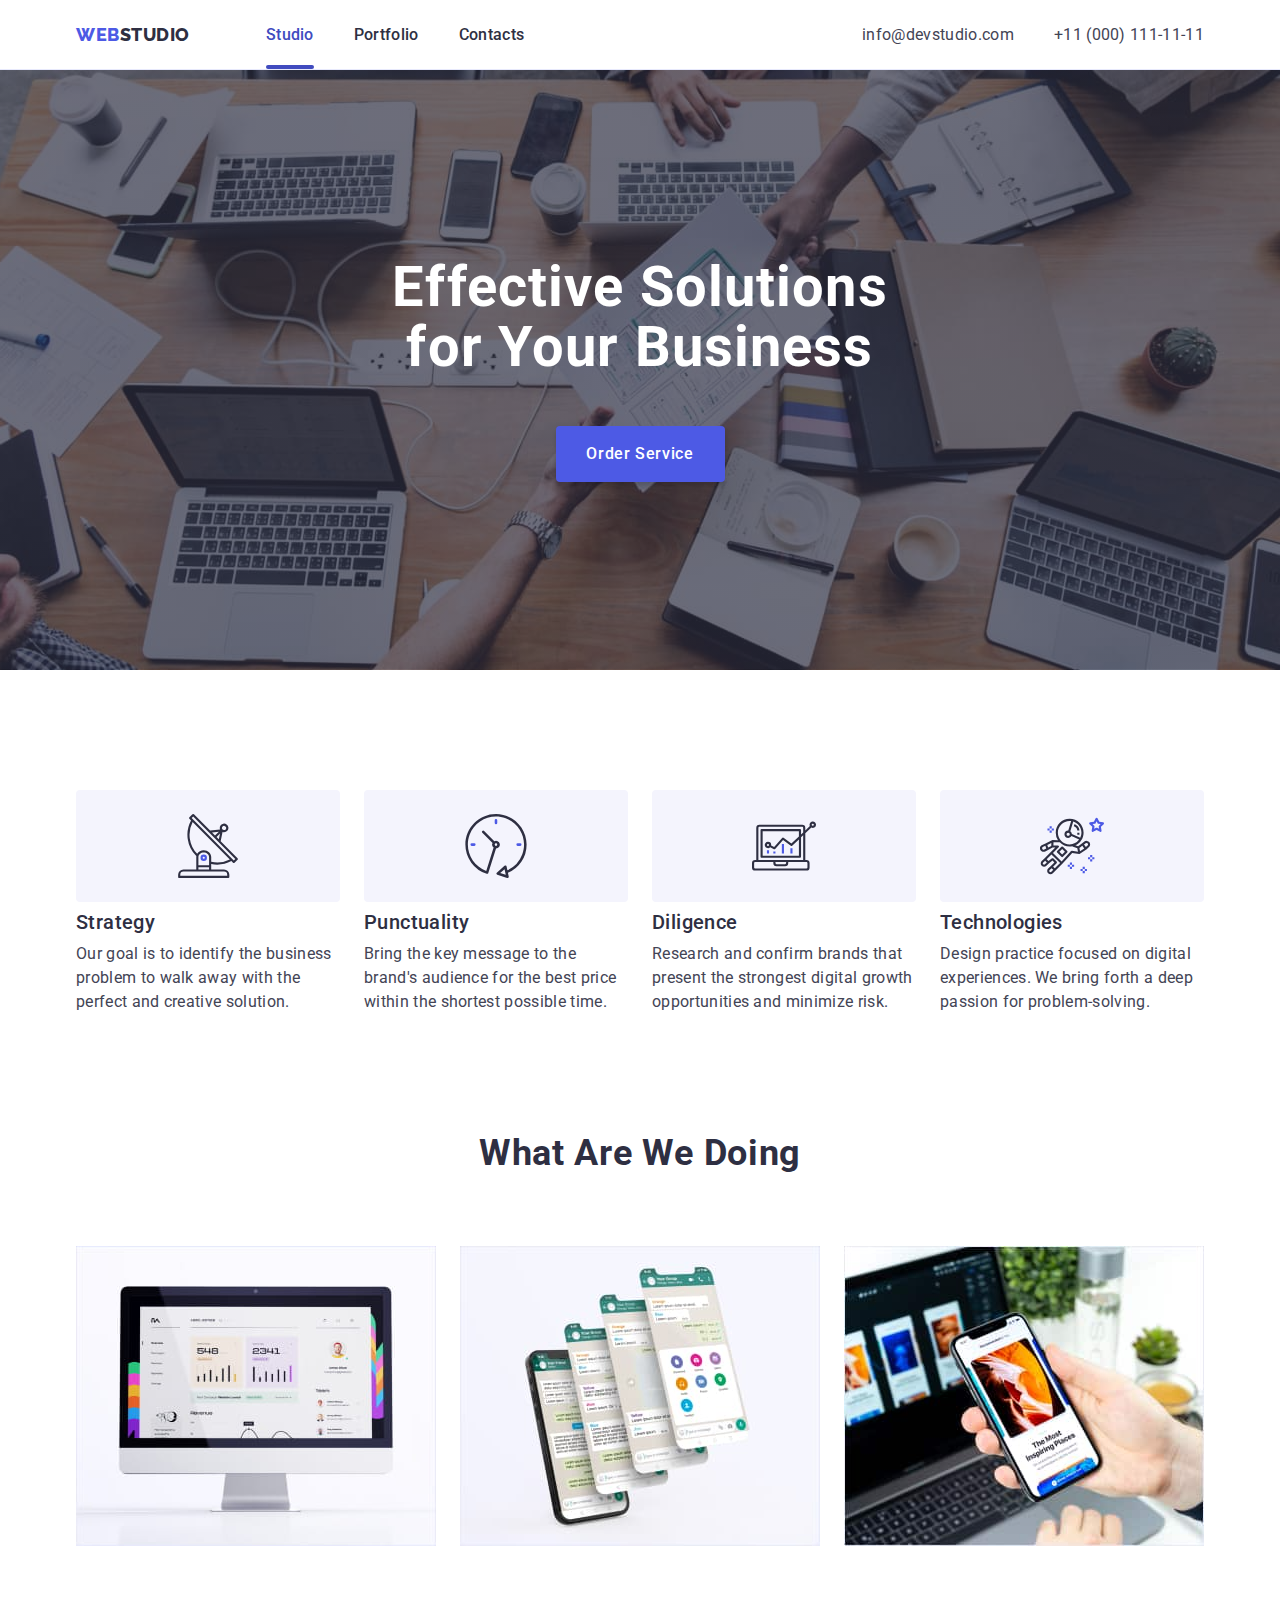
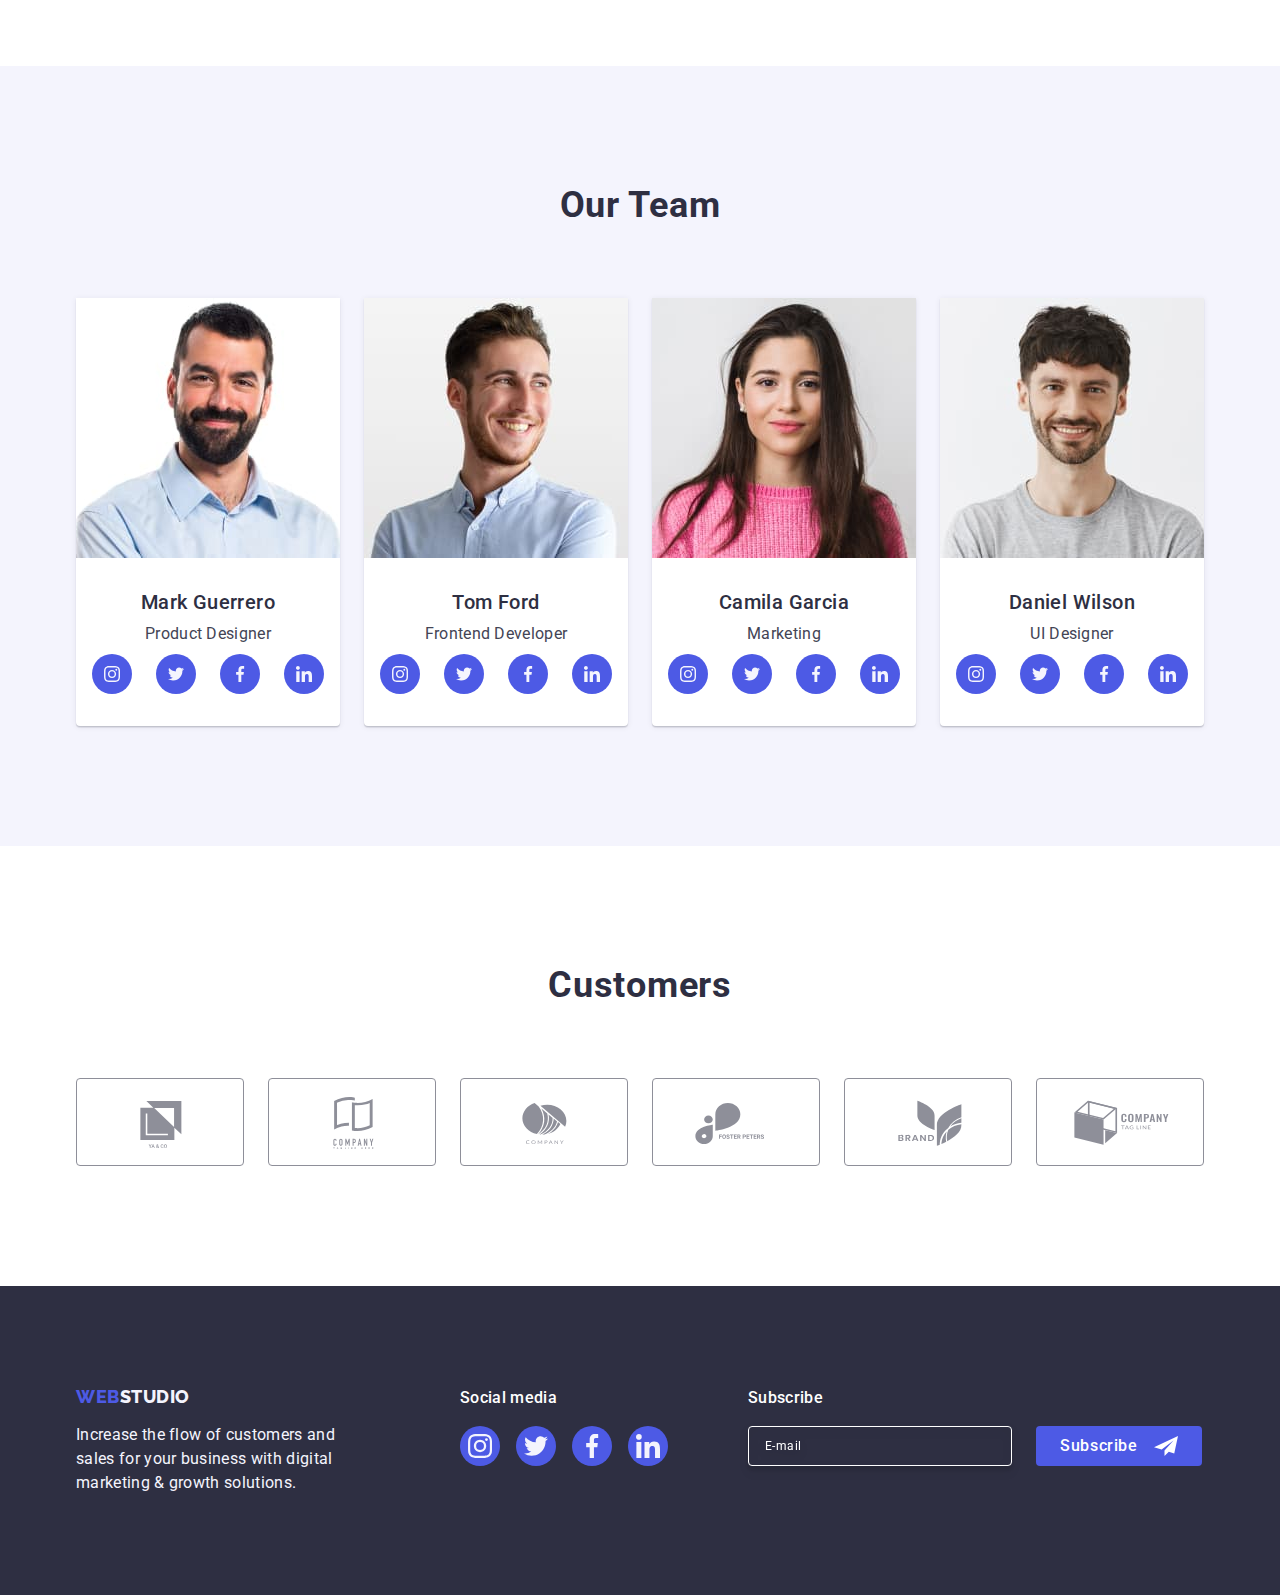
<file: index.html>
<!DOCTYPE html>
<html lang="en">
  <head>
    <meta charset="UTF-8" />
    <meta http-equiv="X-UA-Compatible" content="IE=edge" />
    <meta name="description" content="Effective Solutions for Your Business" />
    <title>WebStudio</title>
    <!-- Fonts -->
    <link rel="preconnect" href="https://fonts.googleapis.com" />
    <link rel="preconnect" href="https://fonts.gstatic.com" crossorigin />
    <link
      href="https://fonts.googleapis.com/css2?family=Raleway:wght@800&family=Roboto:wght@400;500;700&display=swap"
      rel="stylesheet"
    />
    <!-- Normalize -->
    <link
      rel="stylesheet"
      href="https://cdn.jsdelivr.net/npm/modern-normalize@2.0.0/modern-normalize.min.css"
    />
    <!-- Cuctom styles -->
    <link rel="stylesheet" href="./css/styles.css" />
  </head>
  <body class="page">
    <!-- Header -->
    <header class="header">
      <div class="header-container container">
        <nav class="header-nav">
          <a class="header-logo link" href="./index.html"
            >Web<span class="header-studio">Studio</span></a
          >
          <ul class="header-list list">
            <li class="header-item"
              ><a class="header-link link active" href="./index.html">Studio</a></li
            >
            <li class="header-item"
              ><a class="header-link link" href="./portfolio.html">Portfolio</a></li
            >
            <li class="header-item"><a class="header-link link" href="">Contacts</a></li>
          </ul>
        </nav>
        <address class="header-address">
          <ul class="header-contact-list list">
            <li class="header-contact">
              <a class="header-contact-link" href="mailto:info@devstudio.com"
                >info@devstudio.com</a
              ></li
            >
            <li class="header-contact">
              <a class="header-contact-link" href="tel:+110001111111">+11 (000) 111-11-11</a>
            </li>
          </ul>
        </address>
      </div>
    </header>

    <main class="main">
      <!-- Hero image -->
      <section class="section hero">
        <div class="hero-container container">
          <h1 class="hero-title">Effective Solutions for Your Business</h1>
          <button class="hero-btn" type="button" data-modal-open>Order Service</button>
        </div>
      </section>

      <!-- section-feature -->
      <section class="section feature">
        <div class="container">
          <h2 class="feature-title visually-hidden">Content</h2>
          <ul class="feature-list list">
            <li class="feature-item">
              <div class="feature-container">
                <svg class="feature-icon" width="64" height="64">
                  <use href="./images/icons.svg#antenna"></use>
                </svg>
              </div>
              <h3 class="feature-subtitle">Strategy</h3>
              <p class="feature-text">
                Our goal is to identify the business problem to walk away with the perfect and
                creative solution.
              </p>
            </li>
            <li class="feature-item">
              <div class="feature-container">
                <svg class="feature-icon" width="64" height="64">
                  <use href="./images/icons.svg#clock"></use>
                </svg>
              </div>
              <h3 class="feature-subtitle">Punctuality</h3>
              <p class="feature-text">
                Bring the key message to the brand's audience for the best price within the shortest
                possible time.
              </p>
            </li>
            <li class="feature-item">
              <div class="feature-container">
                <svg class="feature-icon" width="64" height="64">
                  <use href="./images/icons.svg#diagram"></use>
                </svg>
              </div>
              <h3 class="feature-subtitle">Diligence</h3>
              <p class="feature-text">
                Research and confirm brands that present the strongest digital growth opportunities
                and minimize risk.
              </p>
            </li>
            <li class="feature-item">
              <div class="feature-container">
                <svg class="feature-icon" width="64" height="64">
                  <use href="./images/icons.svg#astronaut"></use>
                </svg>
              </div>
              <h3 class="feature-subtitle">Technologies</h3>
              <p class="feature-text">
                Design practice focused on digital experiences. We bring forth a deep passion for
                problem-solving.
              </p>
            </li>
          </ul>
        </div>
      </section>

      <!-- section services -->
      <section class="section services">
        <div class="container">
          <h2 class="services-title">What are we doing</h2>
          <ul class="services-list list">
            <li class="services-item"
              ><img
                class="services-img"
                src="./images/work/img1.jpg"
                width="360"
                height="300"
                alt="monitor"
            /></li>
            <li class="services-item"
              ><img
                class="services-img"
                src="./images/work/img2.jpg"
                width="360"
                height="300"
                alt="phone"
            /></li>
            <li class="services-item"
              ><img
                class="services-img"
                src="./images/work/img3.jpg"
                width="360"
                height="300"
                alt="phone in hands"
            /></li>
          </ul>
        </div>
      </section>

      <!-- section team -->
      <section class="section team">
        <div class="container">
          <h2 class="team-title">Our Team</h2>
          <ul class="team-list list">
            <li class="team-item">
              <img
                class="team-img"
                src="./images/Team/img1.jpg"
                alt="man"
                width="264"
                height="260"
              />
              <div class="team-card">
                <h3 class="team-subtitle">Mark Guerrero</h3>
                <p class="team-text">Product Designer</p>
                <ul class="icom-item list">
                  <li class="icon-list"
                    ><a href="" class="icon-link link">
                      <svg class="icon-network" width="16" height="16">
                        <use href="./images/icons.svg#instagram"></use></svg></a
                  ></li>
                  <li class="icon-list"
                    ><a href="" class="icon-link link">
                      <svg class="icon-network" width="16" height="16">
                        <use href="./images/icons.svg#twitter"></use></svg></a
                  ></li>
                  <li class="icon-list"
                    ><a href="" class="icon-link link">
                      <svg class="icon-network" width="16" height="16">
                        <use href="./images/icons.svg#facebook"></use></svg></a
                  ></li>
                  <li class="icon-list"
                    ><a href="" class="icon-link link">
                      <svg class="icon-network" width="16" height="16">
                        <use href="./images/icons.svg#linkedin"></use></svg></a
                  ></li>
                </ul>
              </div>
            </li>
            <li class="team-item">
              <img
                class="team-img"
                src="./images/Team/img2.jpg"
                alt="man"
                width="264"
                height="260"
              />
              <div class="team-card">
                <h3 class="team-subtitle">Tom Ford</h3>
                <p class="team-text">Frontend Developer</p>
                <ul class="icom-item list">
                  <li class="icon-list"
                    ><a href="" class="icon-link link">
                      <svg class="icon-network" width="16" height="16">
                        <use href="./images/icons.svg#instagram"></use></svg></a
                  ></li>
                  <li class="icon-list"
                    ><a href="" class="icon-link link">
                      <svg class="icon-network" width="16" height="16">
                        <use href="./images/icons.svg#twitter"></use></svg></a
                  ></li>
                  <li class="icon-list"
                    ><a href="" class="icon-link link">
                      <svg class="icon-network" width="16" height="16">
                        <use href="./images/icons.svg#facebook"></use></svg></a
                  ></li>
                  <li class="icon-list"
                    ><a href="" class="icon-link link">
                      <svg class="icon-network" width="16" height="16">
                        <use href="./images/icons.svg#linkedin"></use></svg></a
                  ></li>
                </ul>
              </div>
            </li>
            <li class="team-item">
              <img
                class="team-img"
                src="./images/Team/img3.jpg"
                alt="woman"
                width="264"
                height="260"
              />
              <div class="team-card">
                <h3 class="team-subtitle">Camila Garcia</h3>
                <p class="team-text">Marketing</p>
                <ul class="icom-item list">
                  <li class="icon-list"
                    ><a href="" class="icon-link link">
                      <svg class="icon-network" width="16" height="16">
                        <use href="./images/icons.svg#instagram"></use></svg></a
                  ></li>
                  <li class="icon-list"
                    ><a href="" class="icon-link link">
                      <svg class="icon-network" width="16" height="16">
                        <use href="./images/icons.svg#twitter"></use></svg></a
                  ></li>
                  <li class="icon-list"
                    ><a href="" class="icon-link link">
                      <svg class="icon-network" width="16" height="16">
                        <use href="./images/icons.svg#facebook"></use></svg></a
                  ></li>
                  <li class="icon-list"
                    ><a href="" class="icon-link link">
                      <svg class="icon-network" width="16" height="16">
                        <use href="./images/icons.svg#linkedin"></use></svg></a
                  ></li>
                </ul>
              </div>
            </li>
            <li class="team-item">
              <img
                class="team-img"
                src="./images/Team/img4.jpg"
                alt="man"
                width="264"
                height="260"
              />
              <div class="team-card">
                <h3 class="team-subtitle">Daniel Wilson</h3>
                <p class="team-text">UI Designer</p>
                <ul class="icom-item list">
                  <li class="icon-list"
                    ><a href="" class="icon-link link">
                      <svg class="icon-network" width="16" height="16">
                        <use href="./images/icons.svg#instagram"></use></svg></a
                  ></li>
                  <li class="icon-list"
                    ><a href="" class="icon-link link">
                      <svg class="icon-network" width="16" height="16">
                        <use href="./images/icons.svg#twitter"></use></svg></a
                  ></li>
                  <li class="icon-list"
                    ><a href="" class="icon-link link">
                      <svg class="icon-network" width="16" height="16">
                        <use href="./images/icons.svg#facebook"></use></svg></a
                  ></li>
                  <li class="icon-list"
                    ><a href="" class="icon-link link">
                      <svg class="icon-network" width="16" height="16">
                        <use href="./images/icons.svg#linkedin"></use></svg></a
                  ></li>
                </ul>
              </div>
            </li>
          </ul>
        </div>
      </section>
      <!-- section clients -->
      <section class="section clients">
        <div class="container">
          <h2 class="customers-title">Customers</h2>
          <ul class="clients-list list">
            <li class="clients-item">
              <a class="clients-link" href="">
                <svg class="clients-icon" width="104" height="56">
                  <use href="./images/icons.svg#Logo-1"></use>
                </svg>
              </a>
            </li>
            <li class="clients-item">
              <a class="clients-link" href="">
                <svg class="clients-icon" width="104" height="56">
                  <use href="./images/icons.svg#Logo-2"></use>
                </svg>
              </a>
            </li>
            <li class="clients-item">
              <a class="clients-link" href="">
                <svg class="clients-icon" width="104" height="56">
                  <use href="./images/icons.svg#Logo-3"></use>
                </svg>
              </a>
            </li>
            <li class="clients-item">
              <a class="clients-link" href="">
                <svg class="clients-icon" width="104" height="56">
                  <use href="./images/icons.svg#Logo-4"></use>
                </svg>
              </a>
            </li>
            <li class="clients-item">
              <a class="clients-link" href="">
                <svg class="clients-icon" width="104" height="56">
                  <use href="./images/icons.svg#Logo-5"></use>
                </svg>
              </a>
            </li>
            <li class="clients-item">
              <a class="clients-link" href="">
                <svg class="clients-icon" width="104" height="56">
                  <use href="./images/icons.svg#Logo-6"></use>
                </svg>
              </a>
            </li>
          </ul>
        </div>
      </section>
    </main>
    <!-- Footer -->
    <footer class="footer">
      <div class="container footer-container">
        <div class="footer-container-studio">
          <a class="footer-logo" href="./index.html"
            >Web<span class="footer-studio">Studio</span></a
          >
          <p class="footer-text"
            >Increase the flow of customers and sales for your business with digital marketing &
            growth solutions.</p
          >
        </div>
        <div class="container-media">
          <p class="media-text">Social media</p>
          <ul class="media-item list">
            <li class="media-list"
              ><a href="" class="media-link link">
                <svg class="icon-media" width="24" height="24">
                  <use href="./images/icons.svg#instagram"></use></svg></a
            ></li>
            <li class="media-list"
              ><a href="" class="media-link link">
                <svg class="icon-media" width="24" height="24">
                  <use href="./images/icons.svg#twitter"></use></svg></a
            ></li>
            <li class="media-list"
              ><a href="" class="media-link link">
                <svg class="icon-media" width="24" height="24">
                  <use href="./images/icons.svg#facebook"></use></svg></a
            ></li>
            <li class="media-list"
              ><a href="" class="media-link link">
                <svg class="icon-media" width="24" height="24">
                  <use href="./images/icons.svg#linkedin"></use></svg></a
            ></li>
          </ul>
        </div>
        <div class="container-subscribe">
          <p class="subscribe-text">Subscribe</p>
          <form class="subscribe-form" name="subscribe_form">
            <label class="subscribe-form-label">
              <input
                class="subscribe-form-input"
                type="email"
                name="footer-email"
                placeholder="E-mail"
              />
            </label>
            <button class="subscribe-btn" type="submit">
              Subscribe
              <svg class="subscribe-icon" width="24" height="24">
                <use href="./images/icons.svg#plane"></use>
              </svg>
            </button>
          </form>
        </div>
      </div>
    </footer>
    <!-- Modal window -->
    <div class="backdrop is-hidden" data-modal>
      <div class="modal">
        <button class="modal-btn" type="button" data-modal-close>
          <svg class="modal-icon" width="8" height="8">
            <use href="./images/icons.svg#close-black"></use>
          </svg>
        </button>
        <p class="modal-caption">Leave your contacts and we will call you back</p>
        <form class="modal-form" name="review_form" autocomplete="on">
          <div class="modal-form-container">
            <label class="modal-form-field" for="user-name">
              <span class="modal-form-label">Name</span>
            </label>
            <div class="modal-form-container-input">
              <input class="modal-form-input" type="text" name="user-name" id="user-name" />
              <svg class="modal-form-icon" width="18" height="24">
                <use href="./images/icons.svg#person"></use>
              </svg>
            </div>
          </div>

          <div class="modal-form-container">
            <label class="modal-form-field" for="user-phone">
              <span class="modal-form-label">Phone</span>
            </label>
            <div class="modal-form-container-input">
              <input class="modal-form-input" type="tel" name="user-phone" id="user-phone" />
              <svg class="modal-form-icon" width="18" height="24">
                <use href="./images/icons.svg#phone"></use>
              </svg>
            </div>
          </div>

          <div class="modal-form-container">
            <label class="modal-form-field" for="user-email">
              <span class="modal-form-label">Email</span>
            </label>
            <div class="modal-form-container-input">
              <input class="modal-form-input" type="email" name="user-email" id="user-email" />
              <svg class="modal-form-icon" width="18" height="24">
                <use href="./images/icons.svg#email"></use>
              </svg>
            </div>
          </div>

          <div class="modal-container-comment">
            <label class="modal-form-field" for="user-comment">
              <span class="modal-form-label">Comment</span>
            </label>
            <textarea
              class="modal-form-comment"
              id="user-comment"
              name="user-comment"
              rows="7"
              placeholder="Text input"
            ></textarea>
          </div>

          <!-- Checkbox -->
          <div class="container-checkbox">
            <input
              class="checkbox-input visually-hidden"
              type="checkbox"
              name="user-privacy"
              id="user-privacy"
              value="true"
            />
            <label class="checkbox-label" for="user-privacy">
              <span class="checkbox-span">
                <svg class="checkbox-icon" width="10" height="8">
                  <use href="./images/icons.svg#vector"></use>
                </svg>
              </span>
              I accept the terms and conditions of the
              <a class="checkbox-link" href="#">Privacy Policy</a>
            </label>
          </div>
          <button class="hero-btn" type="submit">Send</button>
        </form>
      </div>
    </div>
    <script src="./js/modal.js"></script>
  </body>
</html>
</file>
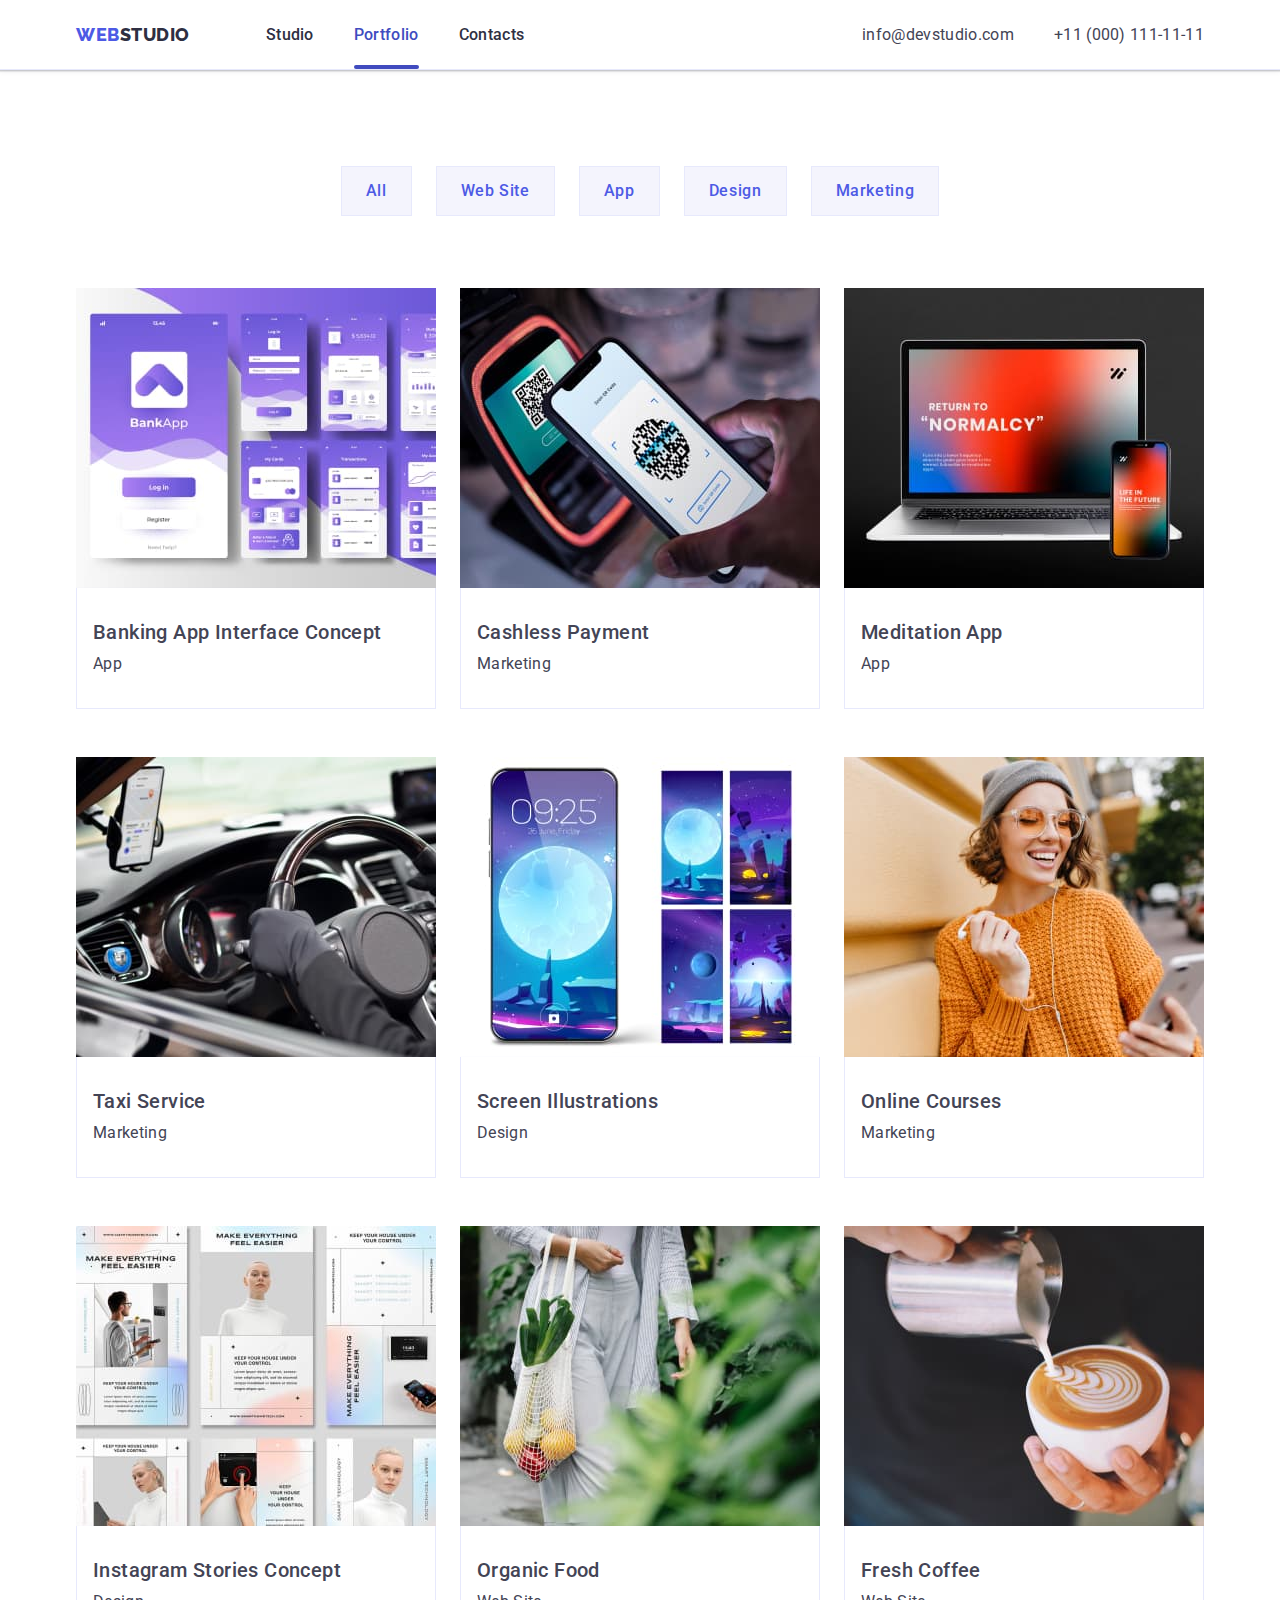
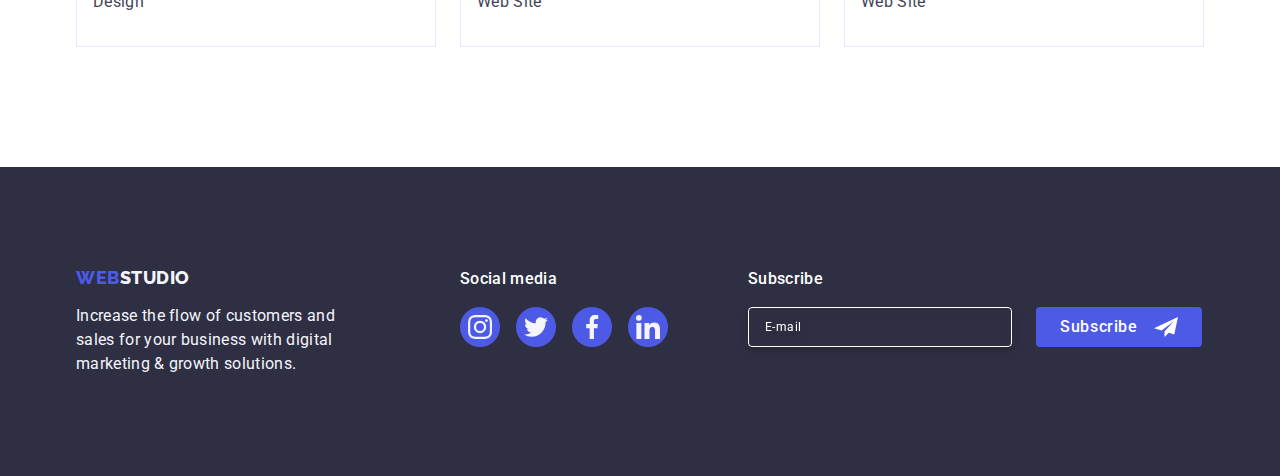
<file: portfolio.html>
<!DOCTYPE html>
<html lang="en">
  <head>
    <meta charset="UTF-8" />
    <meta http-equiv="X-UA-Compatible" content="IE=edge" />
    <meta name="description" content="Effective Solutions for Your Business" />
    <title>Portfolio</title>
    <!-- Fonts -->
    <link rel="preconnect" href="https://fonts.googleapis.com" />
    <link rel="preconnect" href="https://fonts.gstatic.com" crossorigin />
    <link
      href="https://fonts.googleapis.com/css2?family=Raleway:wght@800&family=Roboto:wght@400;500;700&display=swap"
      rel="stylesheet"
    />
    <!-- Normalize -->
    <link
      rel="stylesheet"
      href="https://cdn.jsdelivr.net/npm/modern-normalize@2.0.0/modern-normalize.min.css"
    />
    <!-- Cuctom styles -->
    <link rel="stylesheet" href="./css/styles.css" />
  </head>
  <body class="page">
    <!-- Header -->
    <header class="header">
      <div class="header-container container">
        <nav class="header-nav">
          <a class="header-logo link" href="./index.html"
            >Web<span class="header-studio">Studio</span></a
          >
          <ul class="header-list list">
            <li class="header-item"> <a class="header-link link" href="./index.html">Studio</a></li>
            <li class="header-item"
              ><a class="header-link link active" href="./portfolio.html">Portfolio</a></li
            >
            <li class="header-item"><a class="header-link link" href="">Contacts</a></li>
          </ul>
        </nav>
        <address class="header-address">
          <ul class="header-contact-list list">
            <li class="header-contact">
              <a class="header-contact-link" href="mailto:info@devstudio.com"
                >info@devstudio.com</a
              ></li
            >
            <li class="header-contact">
              <a class="header-contact-link" href="tel:+110001111111">+11 (000) 111-11-11</a>
            </li>
          </ul>
        </address>
      </div>
    </header>

    <main class="main">
      <!-- Filter btn -->
      <section class="section filter">
        <div class="container">
          <h1 class="visually-hidden">Button</h1>
          <ul class="filter-list list">
            <li class="filter-item"><button class="filter-btn" type="button">All</button></li>
            <li class="filter-item"><button class="filter-btn" type="button">Web Site</button></li>
            <li class="filter-item"><button class="filter-btn" type="button">App</button></li>
            <li class="filter-item"><button class="filter-btn" type="button">Design</button></li>
            <li class="filter-item"><button class="filter-btn" type="button">Marketing</button></li>
          </ul>
          <!-- Filter items -->
          <ul class="list-block list">
            <li class="item-site">
              <a class="filter-link" href=""
                ><div class="filter-wrapper">
                  <img
                    src="./images/Filter/img1.jpg"
                    width="360"
                    height="300"
                    alt="banking program in the phone"
                  />
                  <p class="overlay-description"
                    >14 Stylish and User-Friendly App Design Concepts · Task Manager App · Calorie
                    Tracker App · Exotic Fruit Ecommerce App · Cloud Storage App</p
                  >
                </div>
                <div class="card-content">
                  <h2 class="filter-subtitle">Banking App Interface Concept</h2>
                  <p class="filter-text">App</p>
                </div></a
              >
            </li>
            <li class="item-site">
              <a class="filter-link" href=""
                ><div class="filter-wrapper">
                  <img
                    src="./images/Filter/img2.jpg"
                    width="360"
                    height="300"
                    alt="Cashless payment by phone/bank card"
                  />
                  <p class="overlay-description"
                    >14 Stylish and User-Friendly App Design Concepts · Task Manager App · Calorie
                    Tracker App · Exotic Fruit Ecommerce App · Cloud Storage App</p
                  >
                </div>
                <div class="card-content">
                  <h2 class="filter-subtitle">Cashless Payment</h2>
                  <p class="filter-text">Marketing</p>
                </div></a
              >
            </li>
            <li class="item-site">
              <a class="filter-link" href=""
                ><div class="filter-wrapper">
                  <img
                    src="./images/Filter/img3.jpg"
                    width="360"
                    height="300"
                    alt="Application for meditation via computer/phone"
                  />
                  <p class="overlay-description"
                    >14 Stylish and User-Friendly App Design Concepts · Task Manager App · Calorie
                    Tracker App · Exotic Fruit Ecommerce App · Cloud Storage App</p
                  >
                </div>

                <div class="card-content">
                  <h2 class="filter-subtitle">Meditation App</h2>
                  <p class="filter-text">App</p>
                </div></a
              >
            </li>
            <li class="item-site">
              <a class="filter-link" href=""
                ><div class="filter-wrapper">
                  <img
                    src="./images/Filter/img4.jpg"
                    width="360"
                    height="300"
                    alt="interior of the car"
                  />
                  <p class="overlay-description"
                    >14 Stylish and User-Friendly App Design Concepts · Task Manager App · Calorie
                    Tracker App · Exotic Fruit Ecommerce App · Cloud Storage App</p
                  >
                </div>
                <div class="card-content">
                  <h2 class="filter-subtitle">Taxi Service</h2>
                  <p class="filter-text">Marketing</p>
                </div></a
              >
            </li>
            <li class="item-site">
              <a class="filter-link" href=""
                ><div class="filter-wrapper">
                  <img
                    src="./images/Filter/img5.jpg"
                    width="360"
                    height="300"
                    alt="Screen illustrations in the phone"
                  />
                  <p class="overlay-description"
                    >14 Stylish and User-Friendly App Design Concepts · Task Manager App · Calorie
                    Tracker App · Exotic Fruit Ecommerce App · Cloud Storage App</p
                  >
                </div>
                <div class="card-content">
                  <h2 class="filter-subtitle">Screen Illustrations</h2>
                  <p class="filter-text">Design</p>
                </div></a
              >
            </li>
            <li class="item-site">
              <a class="filter-link" href=""
                ><div class="filter-wrapper">
                  <img
                    src="./images/Filter/img6.jpg"
                    width="360"
                    height="300"
                    alt="a girl looks at the phone"
                  />
                  <p class="overlay-description"
                    >14 Stylish and User-Friendly App Design Concepts · Task Manager App · Calorie
                    Tracker App · Exotic Fruit Ecommerce App · Cloud Storage App</p
                  >
                </div>
                <div class="card-content">
                  <h2 class="filter-subtitle">Online Courses</h2>
                  <p class="filter-text">Marketing</p>
                </div></a
              >
            </li>
            <li class="item-site">
              <a class="filter-link" href=""
                ><div class="filter-wrapper">
                  <img
                    src="./images/Filter/img7.jpg"
                    width="360"
                    height="300"
                    alt="lots of Instagram Stories"
                  />
                  <p class="overlay-description"
                    >14 Stylish and User-Friendly App Design Concepts · Task Manager App · Calorie
                    Tracker App · Exotic Fruit Ecommerce App · Cloud Storage App</p
                  >
                </div>
                <div class="card-content">
                  <h2 class="filter-subtitle">Instagram Stories Concept</h2>
                  <p class="filter-text">Design</p>
                </div></a
              >
            </li>
            <li class="item-site">
              <a class="filter-link" href=""
                ><div class="filter-wrapper">
                  <img
                    src="./images/Filter/img8.jpg"
                    width="360"
                    height="300"
                    alt="girl with a bag of fruit"
                  />
                  <p class="overlay-description"
                    >14 Stylish and User-Friendly App Design Concepts · Task Manager App · Calorie
                    Tracker App · Exotic Fruit Ecommerce App · Cloud Storage App</p
                  >
                </div>
                <div class="card-content">
                  <h2 class="filter-subtitle">Organic Food</h2>
                  <p class="filter-text">Web Site</p>
                </div></a
              >
            </li>
            <li class="item-site">
              <a class="filter-link" href=""
                ><div class="filter-wrapper">
                  <img
                    src="./images/Filter/img9.jpg"
                    width="360"
                    height="300"
                    alt="the bartender pours coffee into a glass"
                  />
                  <p class="overlay-description"
                    >14 Stylish and User-Friendly App Design Concepts · Task Manager App · Calorie
                    Tracker App · Exotic Fruit Ecommerce App · Cloud Storage App</p
                  >
                </div>
                <div class="card-content">
                  <h2 class="filter-subtitle">Fresh Coffee</h2>
                  <p class="filter-text">Web Site</p>
                </div></a
              >
            </li>
          </ul>
        </div>
      </section>
    </main>
    <!-- Footer -->
    <footer class="footer">
      <div class="container footer-container">
        <div class="footer-container-studio">
          <a class="footer-logo" href="./index.html"
            >Web<span class="footer-studio">Studio</span></a
          >
          <p class="footer-text"
            >Increase the flow of customers and sales for your business with digital marketing &
            growth solutions.</p
          >
        </div>
        <div class="container-media">
          <p class="media-text">Social media</p>
          <ul class="media-item list">
            <li class="media-list"
              ><a href="" class="media-link link">
                <svg class="icon-media" width="24" height="24">
                  <use href="./images/icons.svg#instagram"></use></svg></a
            ></li>
            <li class="media-list"
              ><a href="" class="media-link link">
                <svg class="icon-media" width="24" height="24">
                  <use href="./images/icons.svg#twitter"></use></svg></a
            ></li>
            <li class="media-list"
              ><a href="" class="media-link link">
                <svg class="icon-media" width="24" height="24">
                  <use href="./images/icons.svg#facebook"></use></svg></a
            ></li>
            <li class="media-list"
              ><a href="" class="media-link link">
                <svg class="icon-media" width="24" height="24">
                  <use href="./images/icons.svg#linkedin"></use></svg></a
            ></li>
          </ul>
        </div>
        <div class="container-subscribe">
          <p class="subscribe-text">Subscribe</p>
          <form class="subscribe-form" name="subscribe_form">
            <label class="subscribe-form-label">
              <input
                class="subscribe-form-input"
                type="email"
                name="footer-email"
                placeholder="E-mail"
              />
            </label>
            <button class="subscribe-btn" type="submit">
              Subscribe
              <svg class="subscribe-icon" width="24" height="24">
                <use href="./images/icons.svg#plane"></use>
              </svg>
            </button>
          </form>
        </div>
      </div>
    </footer>
  </body>
</html>
</file>
<file: css/styles.css>
:root {
  /* Font*/
  --primary-font: Roboto, sans-serif;
  --secondary-font: Raleway, sans-serif;

  /* Colors*/
  --body-grey-cl: #434455;
  --body-white-bg: #FFFFFF;
  --link-grey-cl: #2e2f42;
  --text-grey-cl: #434455;
  --hover-focus-cl: #404BBF;
  --logo-cian-cl: #4D5AE5;

  /* Gap*/
  --items: 3;
  --indent-vertical: 24px;
  --indent-gorizontal: 48px;

  --anim: 250ms cubic-bezier(0.4, 0, 0.2, 1);
}

/* Others*/
*,
*::before,
*::after {
  box-sizing: border-box;
}
 

 /** transition: color 2250ms cubic-bezier(0.4, 0, 0.2, 1),
 background-color 2250ms cubic-bezier(0.4, 0, 0.2, 1),
 border-color 2250ms cubic-bezier(0.4, 0, 0.2, 1),
 box-shadow 2250ms cubic-bezier(0.4, 0, 0.2, 1);
/**
  |============================
  | Common styles
  |============================
*/

body {
  font-family: var(--primary-font);
  font-weight: 400;
  font-size: 16px;
  line-height: 1.5;
  letter-spacing: 0.02em;
  color: --body-grey-cl;
  background: var(--body-white-bg) ; 
}

/* Reset*/
a {
  text-decoration: none;
  color: currentColor;
}

button {
  font-family: inherit;
  cursor: pointer;
  transition: color var(--anim), 
  background-color var(--anim), 
  border-color var(--anim),
  box-shadow var(--anim);
  }

address {
  font-style: normal;
}

h1,
h2,
h3,
h4,
h5,
h6,
p {
  margin: 0;
}

img {
  display: block;
  max-width: 100%;
  height: auto;
}


/* Base styles*/

.container {
  width: 1158px;
  margin-left: auto;
  margin-right: auto;
  padding: 0 15px;
}
.visually-hidden {
  position: absolute;
  width: 1px;
  height: 1px;
  margin: -1px;
  border: 0;
  padding: 0;
  white-space: nowrap;
  clip-path: inset(100%);
  clip: rect(0 0 0 0);
  overflow: hidden;
}
.list {
  list-style: none;
  margin: 0;
  padding: 0;
}
.link {
  color: var(--link-grey-cl);
  text-decoration: none;
}

.card-set {
  display: flex;
  flex-wrap: wrap;
  gap: var(--items);
}
.card-set-item {
  flex-basis: calc((100% - var(--indent * var(--items)-1 )) / var(--items));
}

.active {
  color: #404BBF;
}
tive::after {
  content: "";
  position: absolute;
  left: 0;
  bottom: -1px;
  width: 100%;
  background-color: var(--ocean-active);
  border-radius: 2px;
  height: 4px;
}

/**
  |============================
  | Header styles
  |============================
*/
.header {
  border-bottom: 1px solid #e7e9fc;
  box-shadow: 0px 2px 1px rgba(46, 47, 66, 0.08), 
  0px 1px 1px rgba(46, 47, 66, 0.16), 
  0px 1px 6px rgba(46, 47, 66, 0.08);
}
.header-container {
  display: flex;
  align-items: center;
  justify-content: space-between;
}
.header-nav {
  display: flex;
  align-items: center;
}
.header-logo {
  padding-top: 24px;
  padding-bottom: 24px;
  font-family: var(--secondary-font);
  font-weight: 800;
  font-size: 18px;
  line-height: 1.17;
  letter-spacing: 0.03em;
  text-transform: uppercase;
  color: var(--logo-cian-cl);
  margin-right: 76px;
}
.header-studio {
  font-family: var(--secondary-font);
  color: var(--link-grey-cl);
}
.header-list {
  display: flex;
  align-items: center;
  gap: 40px;
}

.header-item {}

.header-link:hover,
.header-link:focus {
  color: var(--hover-focus-cl);
  transition: color var(--anim);
 }
.header-link.active::after {
content: '';
position: absolute;
display: block;
width: 100%;
height: 4px;
border-radius: 2px;
background-color: #404BBF;
bottom: -1px;
left: 0;
}

.header-link {
  position: relative;
  font-weight: 500;
  font-size: 16px;
  line-height: 1.5;
  letter-spacing: 0.02em;
  padding-top: 24px;
  padding-bottom: 24px;
  transition: color var(--anim);
}

.header-address {}

.header-contact-list {
  display: flex;
  align-items: center;
  gap: 40px;
}
.header-contact-link:hover,
.header-contact-link:focus {
  color: var(--hover-focus-cl);
  transition: color var(--anim);
}
.header-contact-link {
  font-size: 16px;
  font-weight: 400;
  line-height: 1.5;
  letter-spacing: 0.02em;
  padding-top: 24px;
  padding-bottom: 24px;
  color: var(--body-grey-cl);
  transition: color var(--anim);
}

/**
  |============================
  | Hero styles
  |============================
*/
.hero {
  max-width: 1440px;
  margin: 0 auto;
  background: #2E2F42;
  padding-top: 188px;
  padding-bottom: 188px;
  background-image: linear-gradient(rgba(46, 47, 66, 0.7),rgba(46, 47, 66, 0.7)), url(../images/Hero/bg1.jpg);
  background-repeat: no-repeat;
  background-position: center;
  background-size: cover;
  }
.hero-container {

  }
.hero-title {
  font-weight: 700;
  font-size: 56px;
  line-height: 1.07;
  text-align: center;
  letter-spacing: 0.02em;
  color: #FFFFFF;
  display: flex;
  max-width: 496px;
  margin: 0 auto;
  margin-bottom: 48px;
}

.hero-btn:hover,
.hero-btn:focus {
  background-color: var(--hover-focus-cl);
  box-shadow: 0px 4px 4px 0px rgba(0, 0, 0, 0.15);
  transition: background-color var(--anim);

}
.hero-btn {
  font-weight: 500;
  font-size: 16px;
  line-height: 1.5;
  letter-spacing: 0.04em;
  background-color: #4D5AE5;
  color: #FFFFFF;
  min-width: 169px;
  min-height: 56px;
  border-radius: 4px;
  border: 0;
  display: block;
  margin: 0 auto;
  box-shadow: 0px 4px 4px 0px rgba(0, 0, 0, 0.15);
  transition: background-color var(--anim);
}

/**
  |============================
  | Feature styles
  |============================
*/
.feature {
padding: 120px 0;
}
.feature-title {
  display: none;
}
.feature-list {
  display: flex;
  flex-wrap: wrap;
  gap: 24px;
}
.feature-item {
  width: calc((100% - 3 * 24px) / 4);
}
.feature-container {
  display: flex;
  justify-content: center;
  align-items: center;
  width: 264px;
  height: 112px;
  margin-bottom: 8px;
  border-radius: 4px;
  background: #F4F4FD;
}
.feature-icon {
}

.feature-subtitle {
  font-weight: 500;
  font-size: 20px;
  line-height: 1.2;
  letter-spacing: 0.02em;
  color: #2E2F42;
  margin-bottom: 8px;
}
.feature-text {
  color: var(--text-grey-cl);
}

/**
  |============================
  | Services styles
  |============================
*/
.services {
padding-bottom: 120px;
  }

.services-title {
  font-weight: 700;
  font-size: 36px;
  line-height: 1.11;
  text-align: center;
  letter-spacing: 0.02em;
  text-transform: capitalize;
  color: #2E2F42;
  margin-bottom: 72px;
}
.services-list {
  display: flex;
  align-items: center;
  flex-wrap: wrap;
  gap: 24px;
}
.services-item {
  width: calc((100% - 2 * 24px) / 3);
}
.services-img {}

/**
  |============================
  | Team styles
  |============================
*/

.team {
  padding-top: 120px;
  padding-bottom: 120px;
  background: #F4F4FD;
}
.team-title {
  font-weight: 700;
  font-size: 36px;
  line-height: 1.11;
  text-align: center;
  letter-spacing: 0.02em;
  text-transform: capitalize;
  color: #2E2F42;
  margin-bottom: 72px;
}
.team-list {
  display: flex;
  align-items: center;
  flex-wrap: wrap;
  gap: 24px;
  text-align: center;
  }

.team-item {
  background: #FFF;
  border-radius: 0px 0px 4px 4px;
  box-shadow: 0px 2px 1px 0px rgba(46, 47, 66, 0.08), 0px 1px 1px 0px rgba(46, 47, 66, 0.16), 0px 1px 6px 0px rgba(46, 47, 66, 0.08);
  width: calc((100% - 3 * 24px) / 4);
  }

.team-img {
}
.team-card {
  padding: 32px 0;
}
.team-subtitle {
  font-weight: 500;
  font-size: 20px;
  line-height: 1.2;
  letter-spacing: 0.02em;
  color: #2E2F42;
  text-align: center;
  margin-bottom: 8px;
}
.team-text {
  color: var(--text-grey-cl);
  text-align: center;
  margin-bottom: 8px;
  }
.icom-item {
  display: flex;
  justify-content: center;
  align-items: center;
  gap: 24px;
}
.icon-list {
  display: flex;
  justify-content: center;
  cursor: pointer;
  
}

.icon-link {
  display: flex;
  justify-content: center;
  align-items: center;

  width: 40px;
  height: 40px;
      
  background-color: #4D5AE5;
  border-radius: 50%;

  transition: background-color var(--anim);
}

.icon-link:hover,
.icon-link:focus {
  transition: background-color var(--anim);
  background-color: #404bbf;
}
.icon-network {
  fill: #F4F4FD;
  }
  

/**
  |============================
  | Clients styles
  |============================
*/

.clients {
  padding-top: 120px;
  padding-bottom: 120px;
}
.customers-title {
  text-align: center;
  font-family: var(--primary-font);
    
  font-weight: 700;
  font-size: 36px;
  line-height: 1.11;
  letter-spacing: 0.02em;
  color:#2E2F42;
  
  margin-bottom: 72px;
}
.clients-list {
  display: flex;
  justify-content: center;
  gap: 24px;
  }

.clients-item {
  
}

.clients-link:hover,
.clients-link:focus {
  border-color: #404BBF;
  color: #404BBF;

  transition: border-color var(--anim), color var(--anim);
  
}

.clients-link {
  display: flex;
  justify-content: center;
  align-items: center;

  width: 168px;
  height: 88px;

  border: 1px solid #8E8F99;
  border-radius: 4px;

  transition: border-color var(--anim), color var(--anim);
  
  color: #8e8f99;
}
.clients-icon {
  fill: currentColor;
  
}
/**
  |============================
  | Footer styles
  |============================
*/
.footer {
  padding: 100px 0;
  background: #2E2F42;
}
.footer-container {
  display: flex;
  align-items: baseline;
}
.footer-container-studio {
  margin-right: 120px;
}

.footer-logo {
  display: inline-block;
  font-family: var(--secondary-font);
  font-weight: 800;
  font-size: 18px;
  line-height: 1.17;
  letter-spacing: 0.03em;
  text-transform: uppercase;
  color: var(--logo-cian-cl);
  margin-bottom: 16px;
}
.footer-studio {
  font-family: "Raleway", sans-serif;
  color: #F4F4FD;
}
.footer-text {
  font-family: var(--primary-font);
  color: #F4F4FD;
  width: 264px;
}
/* Media-icon*/
.container-media {
  margin-right: 80px;
}

.media-text {
  color: #FFF;
  font-size: 16px;
  font-weight: 500;
  line-height: 1.5;
  letter-spacing: 0.02em;
  margin-bottom: 16px;
}

.media-item {
  display: flex;
  justify-content: center;
  gap: 16px;
}

.media-list {
  width: 40px;
  height: 40px;
}

.media-link {
  display: flex;
  justify-content: center;
  align-items: center;
  
  width: 100%;
  height: 100%;
  
  background-color: #4D5AE5;
  border-radius: 50%;
  transition:background-color var(--anim) ;
}

.media-link:hover,
.media-link:focus {
  background-color:#31D0AA
}

.icon-media {
fill: #F4F4FD;
}

/* Footer subscribe form*/
.container-subscribe {}

.subscribe-text {
  color: #FFF;
  font-family: var(--primary-font);
  font-weight: 500;

  margin-bottom: 16px;

}

.subscribe-form {
  display: flex;
  align-items: center;
  justify-content: center;
  gap: 24px;
}

.subscribe-form-label {

}

.subscribe-form-input {
  font-size: 12px;
  line-height: 1.5;
  letter-spacing: 0.04em;

  width: 264px;
  height: 40px;

  padding: 8px 16px;
  
  border-radius: 4px;
  border: 1px solid #FFF;
  box-shadow: 0px 4px 4px 0px rgba(0, 0, 0, 0.15);
  
  background-color: transparent;
  color: #FFFFFF;

  transition: border-color var(--anim);
  outline: transparent;
  filter: drop-shadow(0px 4px 4px rgba(0, 0, 0, 0.15));
  
}

.subscribe-form-input::placeholder {
  color: currentColor;
}

.subscribe-form-input:focus {
  border: 1px solid #404BBF;
}

.subscribe-btn {
  display: inline-flex;
  align-items: center;
  justify-content: center;

  min-width: 165px;
  min-height: 40px;

  padding: 8px 24px;
 

  border: none;
  border-radius: 4px;
  color: #FFF;
  background: #4D5AE5;

  color: #FFF;
  text-align: center;
  font-family: var(--primary-font);
  font-size: 16px;
  font-weight: 500;
  line-height: 1.5;
  letter-spacing: 0.04em;
}

.subscribe-icon {
  fill: #FFFFFF;
  margin-left: 16px;
}


/**
  |============================
  | Portfolio styles
  |============================
*/

 /* Filter btn*/

.filter {
  padding: 96px 0 120px 0;
}
.filter-title {

}
.filter-list {
  display: flex;
  justify-content: center;
  gap: 24px;
  margin-bottom: 72px;
  }
  
.filter-item {
}

.filter-btn:hover,
.filter-btn:focus {
  color: var(--body-white-bg);
  background-color: var(--hover-focus-cl);
  border-radius: 4px;
  border: 1px solid transparent;
  box-shadow: 0px 2px 2px 0px rgba(0, 0, 0, 0.12), 0px 2px 1px 0px rgba(0, 0, 0, 0.08), 0px 3px 1px 0px rgba(0, 0, 0, 0.10);
}
.filter-btn {
  font-weight: 500;
  font-size: 16px;
  line-height: 1.5;
  letter-spacing: 0.04em;

  color: #4D5AE5;
  background: #F4F4FD;
  padding: 12px 24px;
  display: block;
  margin: 0 auto;
  border: 1px solid #e7e9fc;
 }

/**
  |============================
  | Filter items
  |============================
*/
.list-block {
  display: flex;
  justify-content: center;
  align-items: center;
  flex-wrap: wrap;
  gap: 48px 24px;
  }

  
.item-site {
  width: calc((100% - 2 * 24px) / 3);
  overflow: hidden;
  transition: box-shadow var(--anim)
}
.item-site:hover {
  box-shadow: 0px 2px 1px 0px rgba(46, 47, 66, 0.08),
    0px 1px 1px 0px rgba(46, 47, 66, 0.16),
    0px 1px 6px 0px rgba(46, 47, 66, 0.08);
  }
.filter-link {
  display: block;
  transition: box-shadow var(--anim);
}
.filter-link:hover {
  box-shadow: 0px 1px 6px rgba(46, 47, 66, 0.08),
    0px 1px 1px rgba(46, 47, 66, 0.16), 
    0px 2px 1px rgba(46, 47, 66, 0.08);
  }

.filter-link:focus {
  border: 1px solid #333;
}

.filter-wrapper {
  position: relative;
  overflow: hidden;
  }

.card-content {

  padding: 32px 16px;
  border: 1px solid #e7e9fc;
  border-top: none;
  transition: border var(--anim);
  }
.filter-subtitle {
  font-weight: 500;
  font-size: 20px;
  line-height: 1.2;
  letter-spacing: 0.02em;
  margin-bottom: 8px;
  color: var(--body-grey-cl);
  }

.filter-text {
  line-height: 1.5;
  color: var(--text-grey-cl);
}
  /* overlay-filter*/

.filter-link:hover .overlay-description {
  transform: translateY(0);
}
  
.overlay-description {
  position: absolute;
  top: 0;
  left: 0;
  height: 100%;
  width: 100%;

  transform: translateY(100%);
  transition: transform var(--anim);

  background-color: #4D5AE5;
  padding: 40px 32px 0;
  
  color: #F4F4FD;
  padding: 40px 32px;
  }
/**
  |============================
  | Modal styles
  |============================
*/
.backdrop {
  position: fixed;
  top: 0;
  left: 0;
  z-index: 100;

  width: 100%;
  height: 100%;

  background-color:rgba(46, 47, 66, 0.40);
  transition: transform var(--anim);
  transition: opacity var(--anim), visibility var(--anim);
 

}
.backdrop.is-hidden {
  opacity: 0;
  visibility: hidden;
  pointer-events: none;
}
 /* Visible state*/
.modal {
  position: absolute;
  top: 50%;
  left: 50%;

  padding: 72px 24px 24px 24px;
     
  width: 408px;
  min-height: 584px;
  border-radius: 4px;
  transform: translate(-50%, -50%) scale(1);
  background-color: #FCFCFC;
  
  box-shadow: 0px 1px 1px rgba(0, 0, 0, 0.14), 
  0px 1px 3px rgba(0, 0, 0, 0.12), 
  0px 2px 1px rgba(0, 0, 0, 0.2);
  transition: transform var(--anim);
}


.modal-btn:hover,
.modal-btn:focus {
  background-color: #404bbf;
  border: none;
}

.modal-btn:hover .modal-icon,
.modal-btn:focus .modal-icon {
  fill: #ffffff;
}

.modal-btn {
  display: flex;
  justify-content: center;
  align-items: center;
  position: absolute;

  top: 24px;
  right: 24px;

  width: 24px;
  height: 24px;
  
  padding: 0;

  border-radius: 50%;
  border: 1px solid rgba(0, 0, 0, 0.10);
  background: #E7E9FC;
  
  transition: background-color var(--anim), border var(--anim);
  }

.modal-icon {
  fill: #2E2F42;
  transition: fill var(--anim);
}
.modal-caption {
  display: block;
  width: 360px;
  color: #2E2F42;
  text-align: center;
  font-family: var(--primary-font);
  font-size: 16px;
  font-weight: 500;
  line-height: 1.5;
  letter-spacing: 0.02em;
  margin-bottom: 16px;
}

.modal-form {}

.modal-form-container {
  margin-bottom: 8px;
}

.modal-form-field {
  display: block;

  color: #8E8F99;
  font-family: var(--primary-font);
  font-size: 12px;
  font-weight: 400;
  line-height: 1.17;
  letter-spacing: 0.04em;
  margin-bottom: 4px;
}

.modal-form-label {
}

.modal-form-container-input {
  position: relative;
}

.modal-form-input {
  width: 100%;
  height: 40px;
  font-size: 18px;
  border-radius: 4px;
  border: 1px solid rgba(46, 47, 66, 0.40);
  background-color: transparent;
  padding: 8px 38px;
  transition: border-color var(--anim);
  outline: transparent;
}

.modal-form-input:focus {
  border-color: #4D5AE5;
}

.modal-form-icon {
  position: absolute;
  top: 50%;
  transform: translateY(-50%);
  left: 16px;
  fill: #2E2F42;
  transition: fill var(--anim);
   
}
.modal-form-input:focus + .modal-form-icon {
  fill: #4D5AE5;
}

.modal-container-comment {
  margin-bottom: 16px;
}

.modal-form-comment {
  width: 100%;
  height: 120px;
  padding: 8px 16px;

  border-radius: 4px;
  border: 1px solid  rgba(46, 47, 66, 0.40);
  resize: none;

  outline: transparent;
  transition: border-color var(--anim);

  background-color: transparent;
  color: rgba(46, 47, 66, 0.40);
  font-size: 12px;
  line-height: 1.17;
  letter-spacing: 0.04em;
}

.modal-form-comment::placeholder {
  color: currentColor;
}

.modal-form-comment:focus {
  border-color: #4D5AE5;
}

/* Checkbox*/

.container-checkbox {
  display: flex;
  width: 360px;
  margin-bottom: 24px;
}

.checkbox-label {
  font-family: var(--primary-font);
  font-size: 12px;
  line-height: 1.17;
  letter-spacing: 0.04em;
  user-select: none;
  color: #8e8f99;
}

.checkbox-input:checked + .checkbox-label .checkbox-span {
  background-color: #404bbf;
  border: none;
  fill: #F4F4FD;
  }

.checkbox-span {
  display: inline-flex;
  align-items: center;
  justify-content: center;
  width: 16px;
  height: 16px;
  border: 1px solid rgba(46, 47, 66, 0.4);
  margin-right: 8px;
  border-radius: 2px;
  transition: background-color var(--anim),
  border var(--anim),
  fill var(--anim);
  fill: transparent;
}


.checkbox-link {
 color: #4d5ae5;
 text-decoration: underline;
}
</file>
